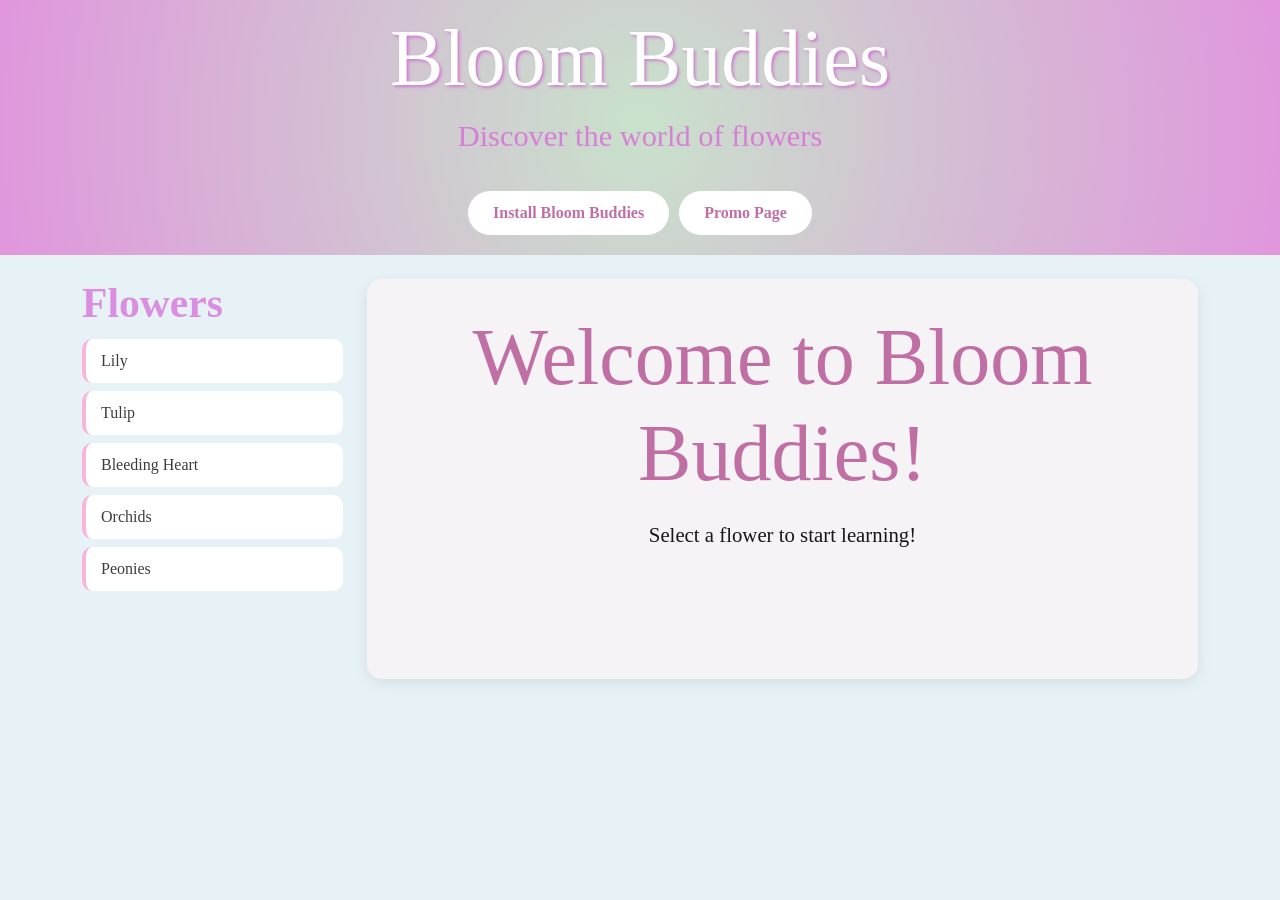
<file: index.html>
<!DOCTYPE html>
<html lang="en">
<head>
    <meta charset="utf-8">
    <meta name="viewport" content="width=device-width, initial-scale=1.0">
    <meta name="theme-color" content="#a8d5a2">
    <title>Bloom Buddies</title>
    <link rel="manifest" href="manifest.json">
    <link rel="stylesheet" href="https://cdn.jsdelivr.net/npm/bootstrap@5.3.0/dist/css/bootstrap.min.css">
    <link rel="stylesheet" href="css/style.css">
</head>
<body>
    <header>
        <h1>Bloom Buddies</h1>
        <p>Discover the world of flowers</p>
        <div class="header-btns">
            <button id="installBtn" class="install-btn">Install Bloom Buddies</button>
            <a href="promo.html" class="promo-link-btn">Promo Page</a>
        </div>
    </header>
    <div class="container my-4">
        <div class="row">
            <div class="col-md-3">
                <h5 class="menu-title">Flowers</h5>
                <ul id="flowerMenu" class="flower-menu"></ul>
            </div>
            <div class="col-md-9">
                <div id="contentArea" class="content-card">
                    <h2>Welcome to Bloom Buddies!</h2>
                    <p>Select a flower to start learning!</p>
                </div>
            </div>
        </div>
    </div>
    <script src="js/app.js"></script>
</body>
</html>
</file>
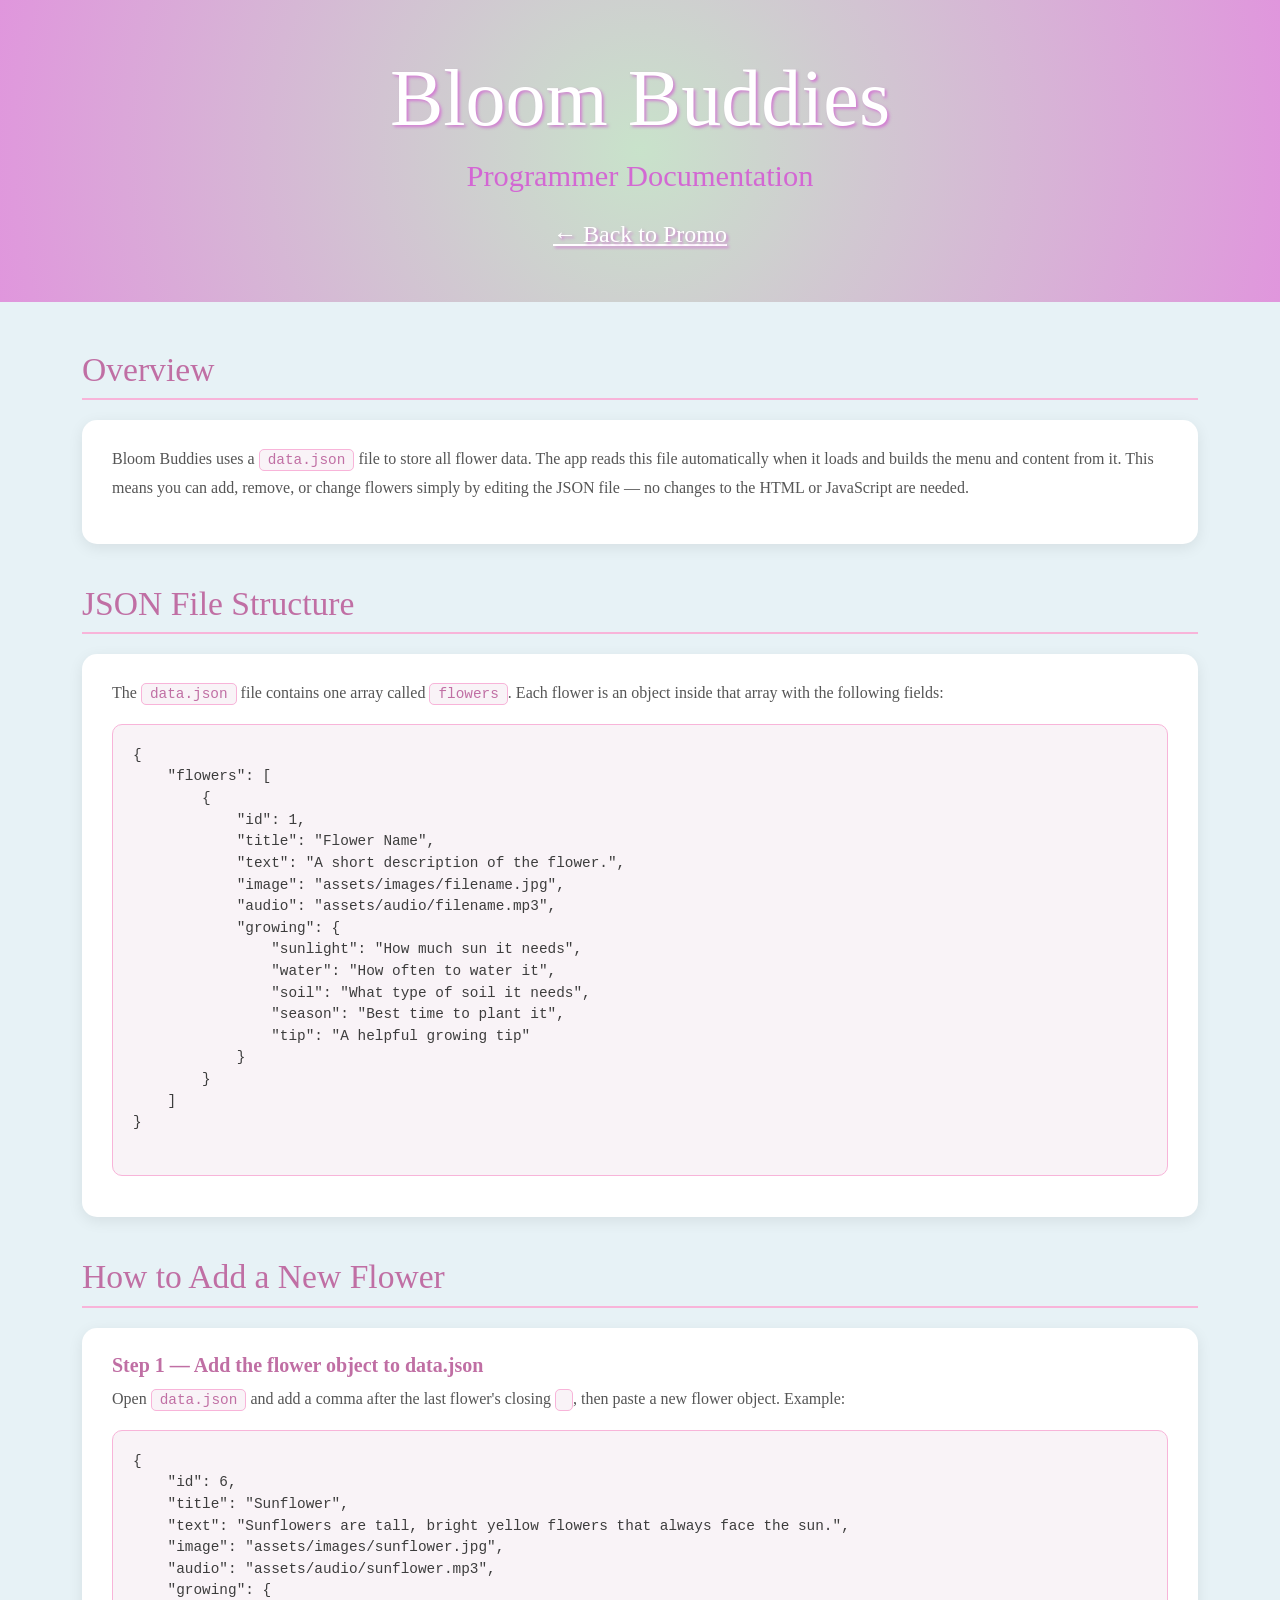
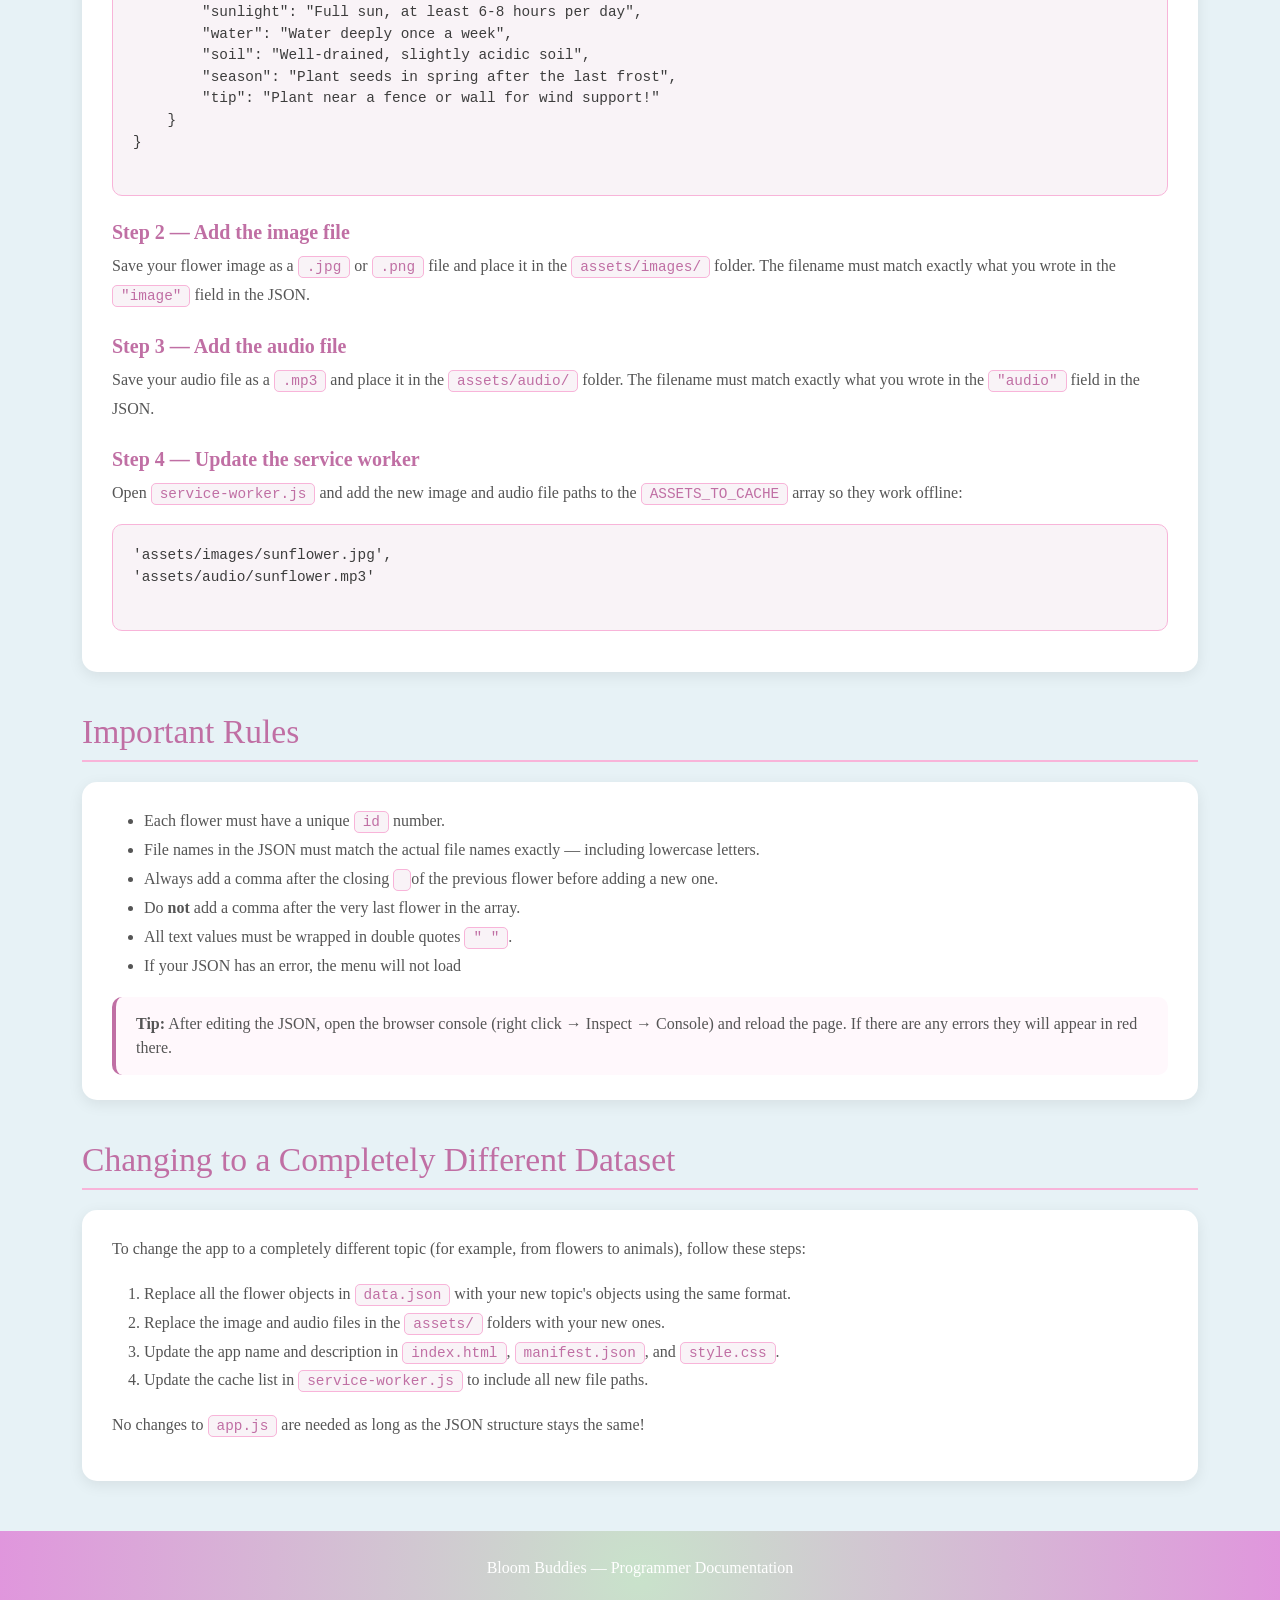
<file: programmer.html>
<!DOCTYPE html>
<html lang="en">

<head>
    <meta charset="UTF-8">
    <meta name="viewport" content="width=device-width, initial-scale=1.0">
    <title>Bloom Buddies — Programmer Documentation</title>
    <link rel="stylesheet" href="https://cdn.jsdelivr.net/npm/bootstrap@5.3.0/dist/css/bootstrap.min.css">
    <link rel="stylesheet" href="css/style.css">
    <style>
        .docs-header {
            background: radial-gradient(circle, rgba(196, 224, 196, 0.867), rgba(223, 136, 217, 0.867));
            text-align: center;
            padding: 50px 20px;
        }

        .docs-header h1 {
            font-size: 5rem;
            color: white;
            text-shadow: 2px 2px 3px rgba(212, 75, 212, 0.6);
        }

        .docs-header p {
            font-size: 1.9rem;
            color: rgb(212, 75, 212, 0.8);
        }

        .section-title {
            color: #c06fa4;
            font-size: 2.1rem;
            border-bottom: 2px solid #f8b4d9;
            padding-bottom: 8px;
            margin: 40px 0 20px;
        }

        .doc-card {
            background: white;
            border-radius: 15px;
            padding: 25px 30px;
            box-shadow: 0 4px 15px rgba(0, 0, 0, 0.08);
            margin-bottom: 20px;
        }

        .doc-card h5 {
            color: #c06fa4;
            font-weight: bold;
            margin-bottom: 8px;
        }

        .doc-card p,
        .doc-card li {
            font-family: 'Times New Roman', serif;
            color: #555;
            font-size: 1rem;
            line-height: 1.8;
        }

        code {
            background: #f9f3f7;
            border: 1px solid #f8b4d9;
            border-radius: 5px;
            padding: 2px 8px;
            color: #c06fa4;
            font-size: 0.9rem;
        }

        pre {
            background: #f9f3f7;
            border: 1px solid #f8b4d9;
            border-radius: 10px;
            padding: 20px;
            color: #3d3d3d;
            font-size: 0.9rem;
            overflow-x: auto;
        }

        .warning-card {
            background: #fff8fc;
            border-left: 4px solid #c06fa4;
            border-radius: 10px;
            padding: 15px 20px;
            margin-top: 15px;
            color: #555;
        }

        footer {
            background: radial-gradient(circle, rgba(196, 224, 196, 0.867), rgba(223, 136, 217, 0.867));
            text-align: center;
            padding: 25px;
            color: white;
            margin-top: 50px;
        }
    </style>
</head>

<body>

    <div class="docs-header">
        <h1> Bloom Buddies</h1>
        <p>Programmer Documentation</p>
        <a href="promo.html" style="color:white; text-decoration:underline;font-size: 1.5rem;text-shadow: 2px 2px 3px rgba(212, 75, 212, 0.6);">← Back to Promo</a>
    </div>

    <div class="container my-5">

        <h2 class="section-title"> Overview</h2>
        <div class="doc-card">
            <p>Bloom Buddies uses a <code>data.json</code> file to store all flower data. The app reads this file
                automatically when it loads and builds the menu and content from it. This means you can add, remove, or
                change flowers simply by editing the JSON file — no changes to the HTML or JavaScript are needed.</p>
        </div>

        <h2 class="section-title">JSON File Structure</h2>
        <div class="doc-card">
            <p>The <code>data.json</code> file contains one array called <code>flowers</code>. Each flower is an object
                inside that array with the following fields:</p>
            <pre>
{
    "flowers": [
        {
            "id": 1,
            "title": "Flower Name",
            "text": "A short description of the flower.",
            "image": "assets/images/filename.jpg",
            "audio": "assets/audio/filename.mp3",
            "growing": {
                "sunlight": "How much sun it needs",
                "water": "How often to water it",
                "soil": "What type of soil it needs",
                "season": "Best time to plant it",
                "tip": "A helpful growing tip"
            }
        }
    ]
}
            </pre>
        </div>

        <!-- HOW TO ADD -->
        <h2 class="section-title"> How to Add a New Flower</h2>
        <div class="doc-card">
            <h5>Step 1 — Add the flower object to data.json</h5>
            <p>Open <code>data.json</code> and add a comma after the last flower's closing <code></code>, then paste a
                new flower object. Example:</p>
            <pre>
{
    "id": 6,
    "title": "Sunflower",
    "text": "Sunflowers are tall, bright yellow flowers that always face the sun.",
    "image": "assets/images/sunflower.jpg",
    "audio": "assets/audio/sunflower.mp3",
    "growing": {
        "sunlight": "Full sun, at least 6-8 hours per day",
        "water": "Water deeply once a week",
        "soil": "Well-drained, slightly acidic soil",
        "season": "Plant seeds in spring after the last frost",
        "tip": "Plant near a fence or wall for wind support!"
    }
}
            </pre>

            <h5 class="mt-4">Step 2 — Add the image file</h5>
            <p>Save your flower image as a <code>.jpg</code> or <code>.png</code> file and place it in the
                <code>assets/images/</code> folder. The filename must match exactly what you wrote in the
                <code>"image"</code> field in the JSON.</p>

            <h5 class="mt-4">Step 3 — Add the audio file</h5>
            <p>Save your audio file as a <code>.mp3</code> and place it in the <code>assets/audio/</code> folder. The
                filename must match exactly what you wrote in the <code>"audio"</code> field in the JSON.</p>

            <h5 class="mt-4">Step 4 — Update the service worker</h5>
            <p>Open <code>service-worker.js</code> and add the new image and audio file paths to the
                <code>ASSETS_TO_CACHE</code> array so they work offline:</p>
            <pre>
'assets/images/sunflower.jpg',
'assets/audio/sunflower.mp3'
            </pre>
        </div>

        <h2 class="section-title"> Important Rules</h2>
        <div class="doc-card">
            <ul>
                <li>Each flower must have a unique <code>id</code> number.</li>
                <li>File names in the JSON must match the actual file names exactly — including lowercase letters.</li>
                <li>Always add a comma after the closing <code></code> of the previous flower before adding a new one.
                </li>
                <li>Do <strong>not</strong> add a comma after the very last flower in the array.</li>
                <li>All text values must be wrapped in double quotes <code>" "</code>.</li>
                <li>If your JSON has an error, the menu will not load </li>
            </ul>
            <div class="warning-card">
                 <strong>Tip:</strong> After editing the JSON, open the browser console (right click → Inspect →
                Console) and reload the page. If there are any errors they will appear in red there.
            </div>
        </div>

        <h2 class="section-title">Changing to a Completely Different Dataset</h2>
        <div class="doc-card">
            <p>To change the app to a completely different topic (for example, from flowers to animals), follow these
                steps:</p>
            <ol>
                <li>Replace all the flower objects in <code>data.json</code> with your new topic's objects using the
                    same format.</li>
                <li>Replace the image and audio files in the <code>assets/</code> folders with your new ones.</li>
                <li>Update the app name and description in <code>index.html</code>, <code>manifest.json</code>, and
                    <code>style.css</code>.</li>
                <li>Update the cache list in <code>service-worker.js</code> to include all new file paths.</li>
            </ol>
            <p>No changes to <code>app.js</code> are needed as long as the JSON structure stays the same!</p>
        </div>

    </div>

    <footer>
        <p> Bloom Buddies — Programmer Documentation</p>
    </footer>

</body>

</html>
</file>
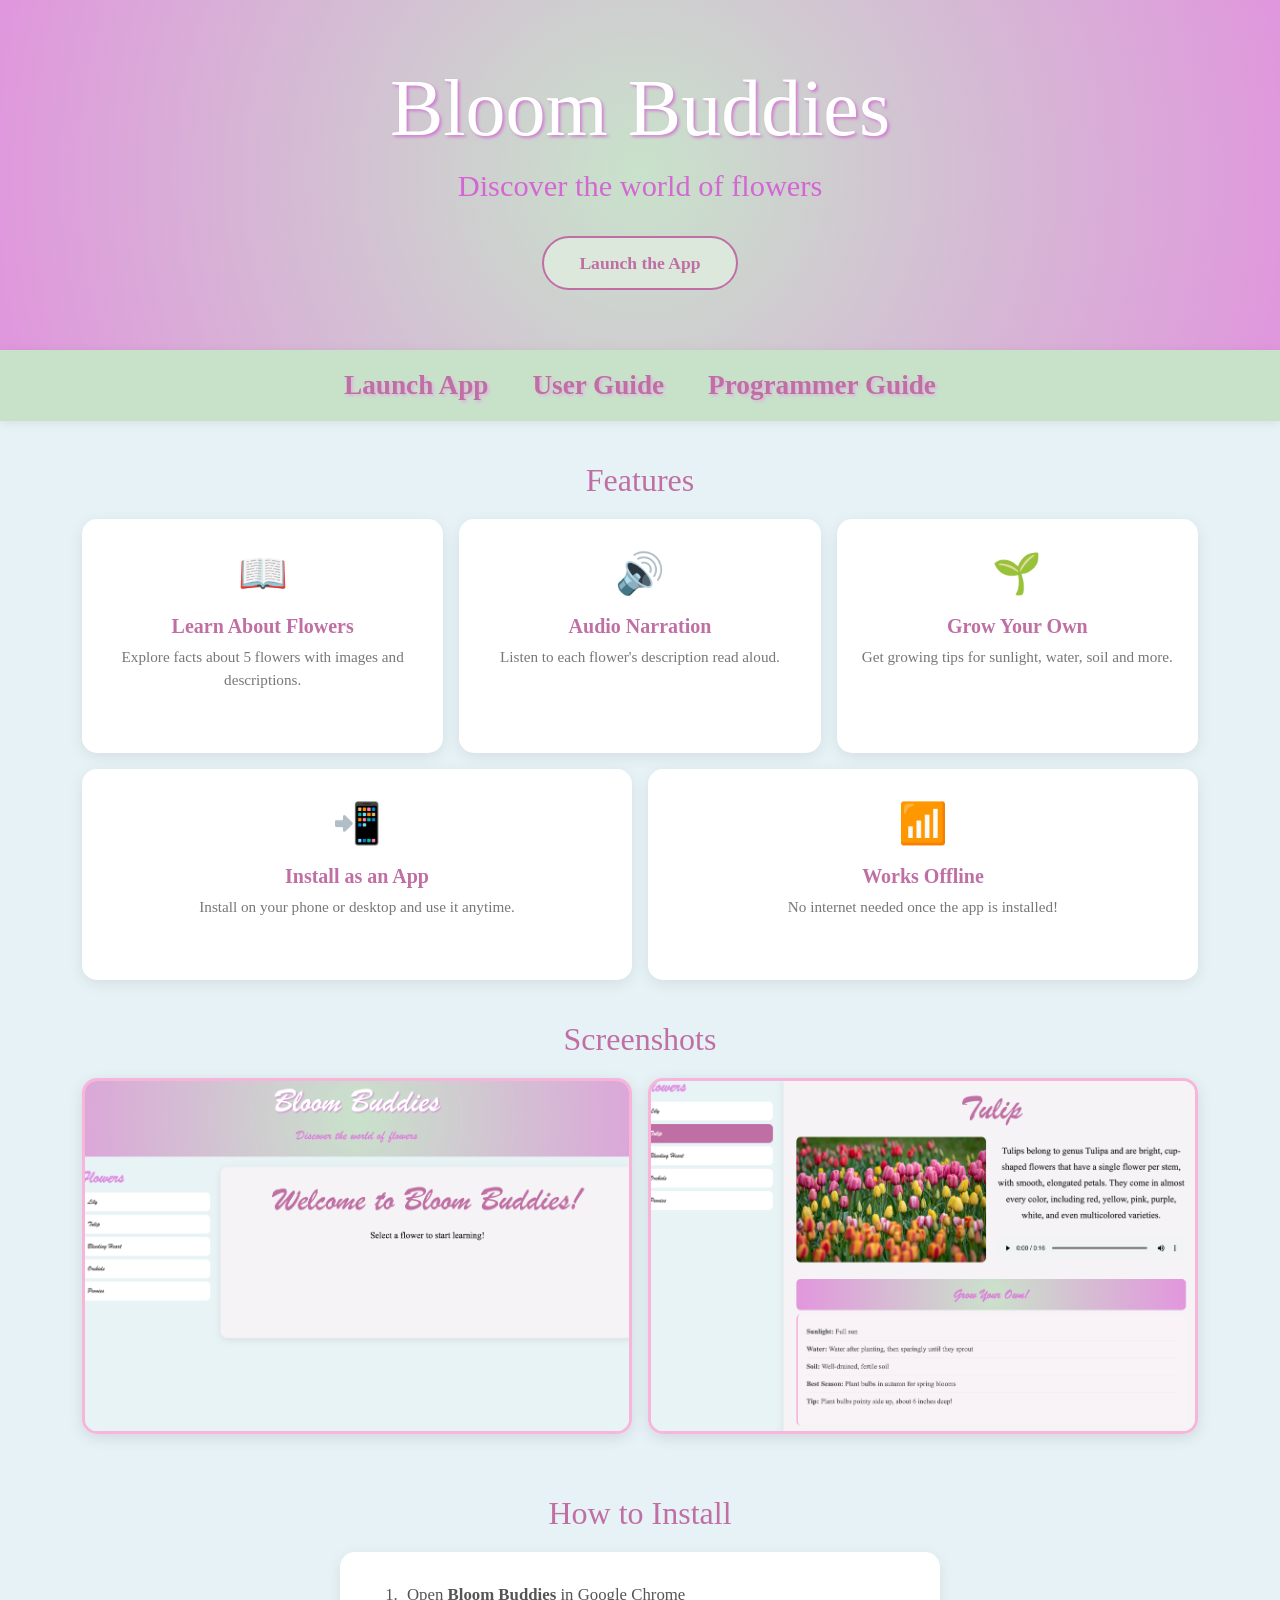
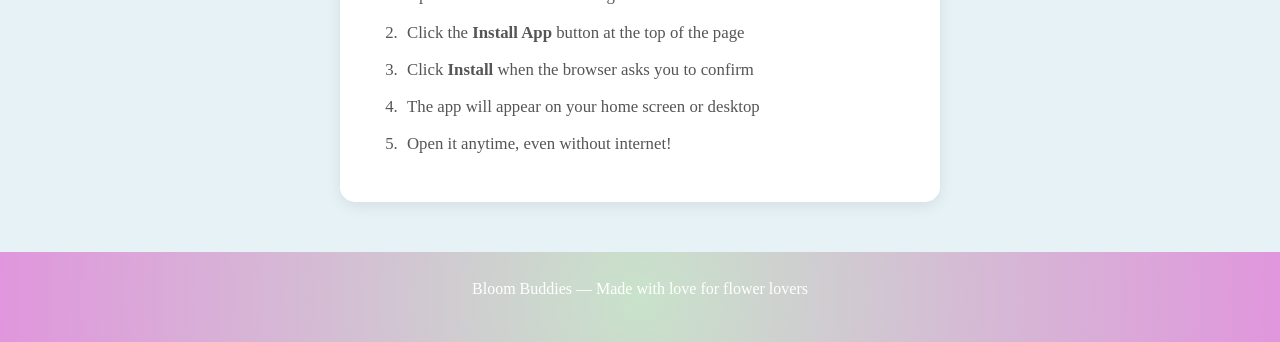
<file: promo.html>
<!DOCTYPE html>
<html lang="en">

<head>
    <meta charset="UTF-8">
    <meta name="viewport" content="width=device-width, initial-scale=1.0">
    <title>Bloom Buddies — Promo Page</title>
    <link rel="stylesheet" href="https://cdn.jsdelivr.net/npm/bootstrap@5.3.0/dist/css/bootstrap.min.css">
    <link rel="stylesheet" href="css/style.css">
    <style>
        .promo-header {
            background: radial-gradient(circle, rgba(196, 224, 196, 0.867), rgba(223, 136, 217, 0.867));
            text-align: center;
            padding: 60px 20px;
        }

        .promo-header h1 {
            font-size: 5rem;
            color: white;
            text-shadow: 2px 2px 3px rgba(212, 75, 212, 0.6);
        }

        .promo-header p {
            font-size: 1.9rem;
            color: rgb(212, 75, 212, 0.8);
        }

        .promo-header a {
            display: inline-block;
            margin-top: 10px;
            padding: 12px 35px;
            background: rgb(220, 232, 220);
            color: #c06fa4;
            border-radius: 30px;
            border: 2px solid #c06fa4;
            border-color: #c06fa4;
            font-size: 1.1rem;
            font-weight: bold;
            text-decoration: none;
        }

        .promo-header a:hover {
            background: #c06fa4;
            color: white;
        }

        .section-title {
            color: #c06fa4;
            font-size: 2rem;
            text-align: center;
            margin: 40px 0 20px;
        }

        .feature-card {
            background: white;
            border-radius: 15px;
            padding: 25px;
            text-align: center;
            box-shadow: 0 4px 15px rgba(0, 0, 0, 0.08);
            margin-bottom: 20px;
            height: 100%;
        }

        .feature-card .icon {
            font-size: 2.5rem;
            margin-bottom: 10px;
        }

        .feature-card h5 {
            color: #c06fa4;
            font-weight: bold;
            margin-bottom: 8px;
        }

        .feature-card p {
            font-family: 'Times New Roman', serif;
            color: #777;
            font-size: 0.95rem;
        }

        .screenshot-frame {
            border-radius: 15px;
            overflow: hidden;
            box-shadow: 0 4px 15px rgba(0, 0, 0, 0.1);
            border: 3px solid #f8b4d9;
            margin-bottom: 20px;
        }

        .screenshot-frame img {
            width: 100%;
            height: 350px;
            object-fit:cover;
            display: block;
        }

        .install-card {
            background: white;
            border-radius: 15px;
            padding: 30px;
            box-shadow: 0 4px 15px rgba(0, 0, 0, 0.08);
            max-width: 600px;
            margin: 0 auto;
        }

        .install-card ol li {
            font-family: 'Times New Roman', serif;
            font-size: 1.05rem;
            color: #555;
            margin-bottom: 12px;
            padding-left: 5px;
        }

        footer {
            background: radial-gradient(circle, rgba(196, 224, 196, 0.867), rgba(223, 136, 217, 0.867));
            text-align: center;
            padding: 25px;
            color: white;
            margin-top: 50px;
        }
    </style>
</head>

<body>


    <div class="promo-header">
        <h1>Bloom Buddies</h1>
        <p>Discover the world of flowers</p>
        <a href="index.html"> Launch the App</a>
    </div>
<nav style="background: rgba(196, 224, 196, 0.867); padding: 15px; text-align: center; box-shadow: 0 2px 10px rgba(0,0,0,0.08);">
    <a href="index.html"
        style="color: #c06fa4; text-decoration: none; font-weight: bold; margin: 0 20px; font-size: 1.7rem;text-shadow: 2px 2px 3px rgba(235, 150, 235, 0.6);">Launch
        App</a>
    <a href="user.html"
        style="color: #c06fa4; text-decoration: none; font-weight: bold; margin: 0 20px; font-size: 1.7rem;text-shadow: 2px 2px 3px rgba(235, 150, 235, 0.6);">User
        Guide</a>
    <a href="programmer.html"
        style="color: #c06fa4; text-decoration: none; font-weight: bold; margin: 0 20px; font-size: 1.7rem;text-shadow: 2px 2px 3px rgba(235, 150, 235, 0.6);">
        Programmer Guide</a>
</nav>
    <div class="container">

        <h2 class="section-title"> Features</h2>
        <div class="row g-3 mb-4">
            <div class="col-md-4">
                <div class="feature-card">
                    <div class="icon">📖</div>
                    <h5>Learn About Flowers</h5>
                    <p>Explore facts about 5 flowers with images and descriptions.</p>
                </div>
            </div>
            <div class="col-md-4">
                <div class="feature-card">
                    <div class="icon">🔊</div>
                    <h5>Audio Narration</h5>
                    <p>Listen to each flower's description read aloud.</p>
                </div>
            </div>
            <div class="col-md-4">
                <div class="feature-card">
                    <div class="icon">🌱</div>
                    <h5>Grow Your Own</h5>
                    <p>Get growing tips for sunlight, water, soil and more.</p>
                </div>
            </div>
            <div class="col-md-6">
                <div class="feature-card">
                    <div class="icon">📲</div>
                    <h5>Install as an App</h5>
                    <p>Install on your phone or desktop and use it anytime.</p>
                </div>
            </div>
            <div class="col-md-6">
                <div class="feature-card">
                    <div class="icon">📶</div>
                    <h5>Works Offline</h5>
                    <p>No internet needed once the app is installed!</p>
                </div>
            </div>
        </div>

        <h2 class="section-title"> Screenshots</h2>
        <div class="row g-3 mb-4">
            <div class="col-md-6">
                <div class="screenshot-frame">
                    <img src="assets/images/ss1.png" alt="Screenshot 1">
                </div>
            </div>
            <div class="col-md-6">
                <div class="screenshot-frame">
                    <img src="assets/images/ss2.png" alt="Screenshot 2">
                </div>
            </div>
        </div>
        <h2 class="section-title">How to Install</h2>
        <div class="install-card mb-5">
            <ol>
                <li>Open <strong>Bloom Buddies</strong> in Google Chrome</li>
                <li>Click the <strong> Install App</strong> button at the top of the page</li>
                <li>Click <strong>Install</strong> when the browser asks you to confirm</li>
                <li>The app will appear on your home screen or desktop</li>
                <li>Open it anytime, even without internet! </li>
            </ol>
        </div>

    </div>
    <footer>
        <p>Bloom Buddies — Made with love for flower lovers</p>
    </footer>

</body>

</html>
</file>
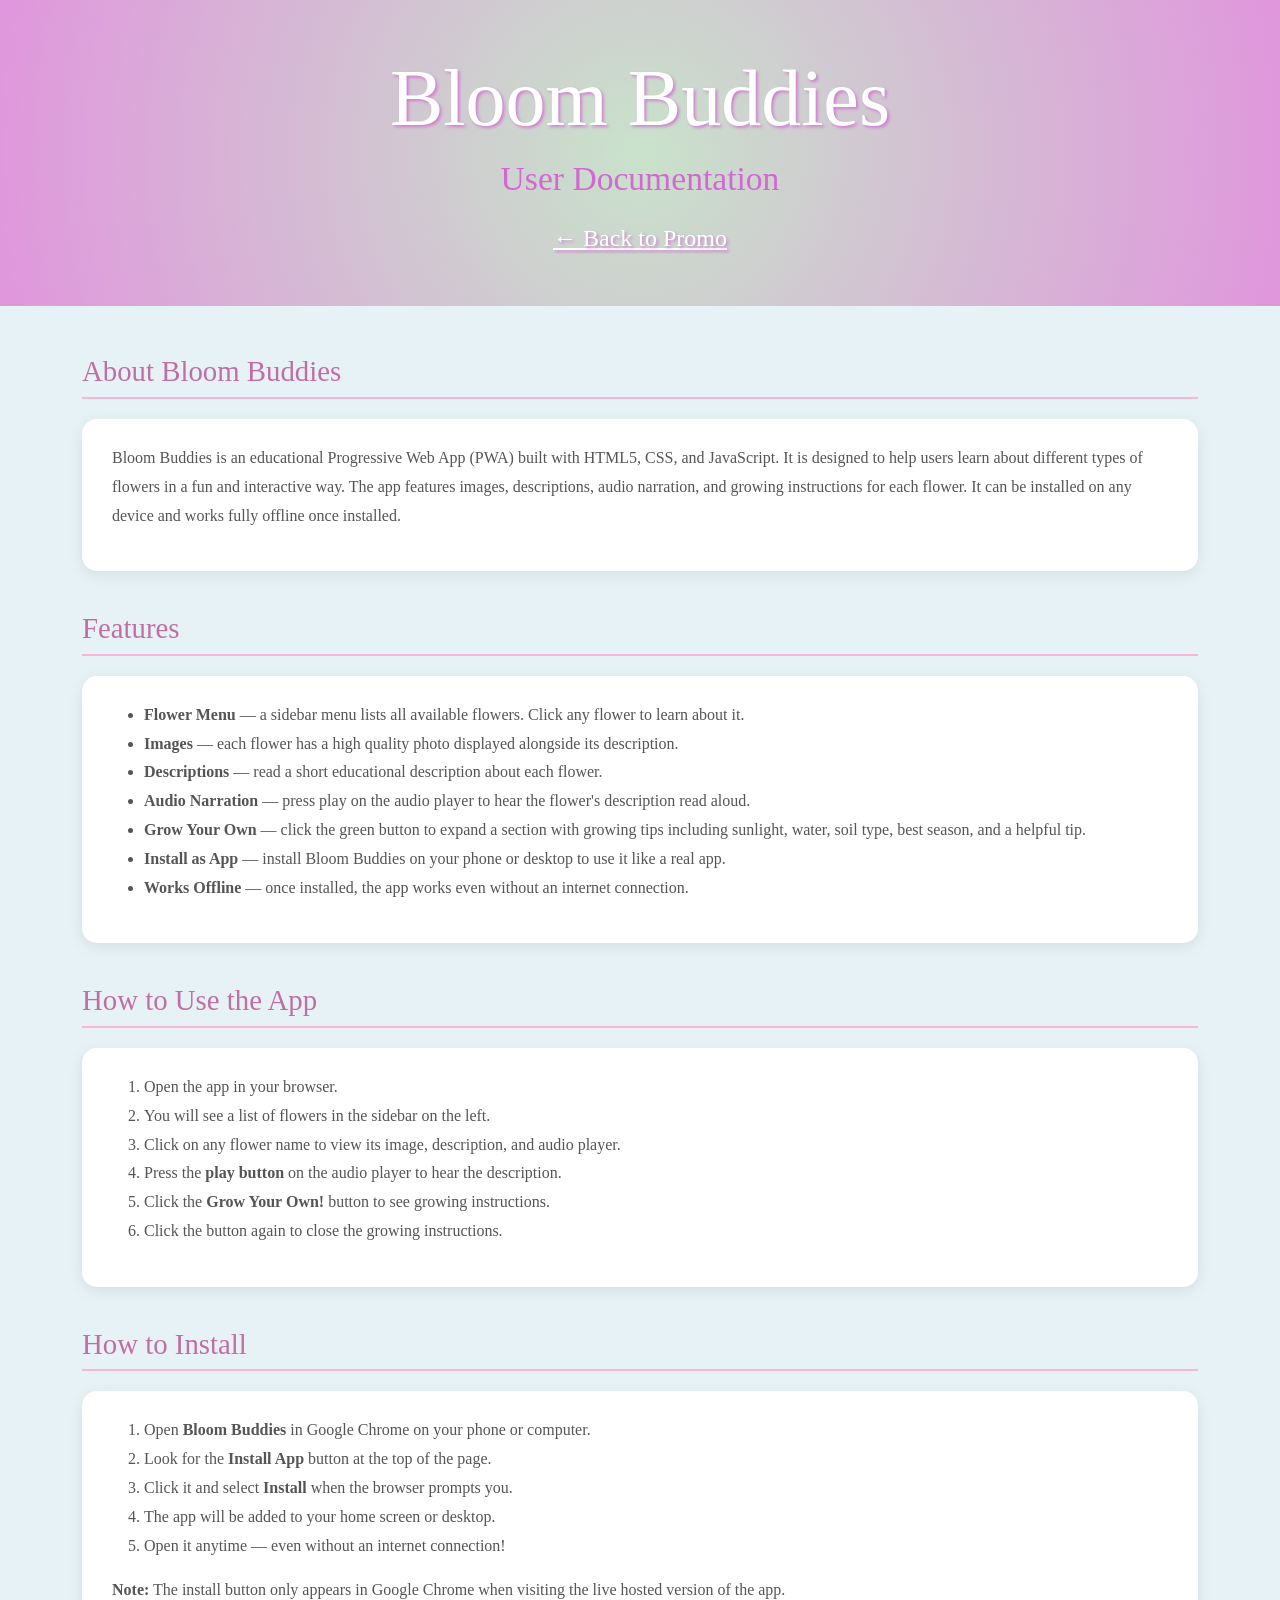
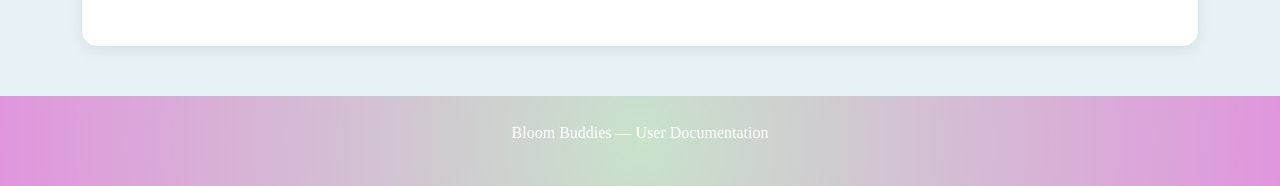
<file: user.html>
<!DOCTYPE html>
<html lang="en">

<head>
    <meta charset="UTF-8">
    <meta name="viewport" content="width=device-width, initial-scale=1.0">
    <title>Bloom Buddies — User Documentation</title>
    <link rel="stylesheet" href="https://cdn.jsdelivr.net/npm/bootstrap@5.3.0/dist/css/bootstrap.min.css">
    <link rel="stylesheet" href="css/style.css">
    <style>
        .docs-header {
            background: radial-gradient(circle, rgba(196, 224, 196, 0.867), rgba(223, 136, 217, 0.867));
            text-align: center;
            padding: 50px 20px;
        }

        .docs-header h1 {
            font-size: 5rem;
            color: white;
            text-shadow: 2px 2px 3px rgba(212, 75, 212, 0.6);
        }

        .docs-header p {
            font-size: 2.1rem;
            color: rgb(212, 75, 212, 0.8);
        }

        .section-title {
            color: #c06fa4;
            font-size: 1.8rem;
            border-bottom: 2px solid #f8b4d9;
            padding-bottom: 8px;
            margin: 40px 0 20px;
        }

        .doc-card {
            background: white;
            border-radius: 15px;
            padding: 25px 30px;
            box-shadow: 0 4px 15px rgba(0, 0, 0, 0.08);
            margin-bottom: 20px;
        }

        .doc-card h5 {
            color: #c06fa4;
            font-weight: bold;
            margin-bottom: 8px;
        }

        .doc-card p,
        .doc-card li {
            font-family: 'Times New Roman', serif;
            color: #555;
            font-size: 1rem;
            line-height: 1.8;
        }

        footer {
            background: radial-gradient(circle, rgba(196, 224, 196, 0.867), rgba(223, 136, 217, 0.867));
            text-align: center;
            padding: 25px;
            color: white;
            margin-top: 50px;
        }
    </style>
</head>

<body>

        <div class="docs-header">
        <h1>Bloom Buddies</h1>
        <p>User Documentation</p>
        <a href="promo.html" style="color:white; text-decoration:underline;font-size: 1.5rem;text-shadow: 2px 2px 3px rgba(212, 75, 212, 0.6);">← Back to Promo</a>
    </div>

    <div class="container my-5">

        <h2 class="section-title">About Bloom Buddies</h2>
        <div class="doc-card">
            <p>Bloom Buddies is an educational Progressive Web App (PWA) built with HTML5, CSS, and JavaScript. It is
                designed to help users learn about different types of flowers in a fun and interactive way. The app
                features images, descriptions, audio narration, and growing instructions for each flower. It can be
                installed on any device and works fully offline once installed.</p>
        </div>

        <h2 class="section-title"> Features</h2>
        <div class="doc-card">
            <ul>
                <li><strong>Flower Menu</strong> — a sidebar menu lists all available flowers. Click any flower to learn
                    about it.</li>
                <li><strong>Images</strong> — each flower has a high quality photo displayed alongside its description.
                </li>
                <li><strong>Descriptions</strong> — read a short educational description about each flower.</li>
                <li><strong>Audio Narration</strong> — press play on the audio player to hear the flower's description
                    read aloud.</li>
                <li><strong>Grow Your Own</strong> — click the green button to expand a section with growing tips
                    including sunlight, water, soil type, best season, and a helpful tip.</li>
                <li><strong>Install as App</strong> — install Bloom Buddies on your phone or desktop to use it like a
                    real app.</li>
                <li><strong>Works Offline</strong> — once installed, the app works even without an internet connection.
                </li>
            </ul>
        </div>

        <h2 class="section-title">How to Use the App</h2>
        <div class="doc-card">
            <ol>
                <li>Open the app in your browser.</li>
                <li>You will see a list of flowers in the sidebar on the left.</li>
                <li>Click on any flower name to view its image, description, and audio player.</li>
                <li>Press the <strong>play button</strong> on the audio player to hear the description.</li>
                <li>Click the <strong> Grow Your Own!</strong> button to see growing instructions.</li>
                <li>Click the button again to close the growing instructions.</li>
            </ol>
        </div>

        <h2 class="section-title">How to Install</h2>
        <div class="doc-card">
            <ol>
                <li>Open <strong>Bloom Buddies</strong> in Google Chrome on your phone or computer.</li>
                <li>Look for the <strong> Install App</strong> button at the top of the page.</li>
                <li>Click it and select <strong>Install</strong> when the browser prompts you.</li>
                <li>The app will be added to your home screen or desktop.</li>
                <li>Open it anytime — even without an internet connection! </li>
            </ol>
            <p class="mt-3"><strong>Note:</strong> The install button only appears in Google Chrome when visiting the
                live hosted version of the app.</p>
        </div>

    </div>

    <footer>
        <p> Bloom Buddies — User Documentation</p>
    </footer>

</body>

</html>
</file>
<file: css/style.css>
*{
    margin: 0;
    padding: 0;
    box-sizing: border-box;
}
body{
    font-family: 'Brush Script MT', serif;
    background-color: rgba(228, 241, 245, 0.867);
    color: #3d3d3d;
}
header{
    background: radial-gradient(circle,rgba(196, 224, 196, 0.867),rgba(223, 136, 217, 0.867));
    text-align: center;
    padding: 10px 20px;
}
header h1{
    font-size: 5rem;
    color:rgb(255, 255, 255);
    text-shadow: 2px 2px 3px rgba(212, 75, 212, 0.6);
}
header p{
    font-size: 1.9rem;
    color: rgb(212,75,212,0.6);
    text-shadow: 2px 2px 3px rgba(227, 201, 227, 0.6);
}
.header-btns {
    display: flex;
    gap: 10px;
    justify-content: center;
    flex-wrap: wrap;
    margin-top: 10px;
    padding-bottom: 10px;
}
.install-btn {
    margin-top: 15px;
    padding: 10px 25px;
    background: white;
    color: #c06fa4;
    border: none;
    border-radius: 25px;
    font-size: 1rem;
    cursor: pointer;
    font-weight: bold;
}
.install-btn:hover {
    background: #c06fa4;
    color: white;
}
.promo-link-btn {
    margin-top: 15px;
    display: inline-block;
    padding: 10px 25px;
    background: white;
    color: #c06fa4;
    border: none;
    border-radius: 25px;
    font-size: 1rem;
    font-family: 'Brush Script MT', serif;
    font-weight: bold;
    text-decoration: none;
    transition: all 0.2s ease;
    cursor: pointer;
}

.promo-link-btn:hover {
    background: #c06fa4;
    color: white;
}
.menu-title {
    font-size: 2.6rem;
    font-weight: bold;
    margin-bottom: 10px;
    color: rgb(212, 75, 212, 0.6);
}

.flower-menu {
    list-style: none;
    padding: 0;
}

.flower-menu li {
    padding: 10px 15px;
    margin-bottom: 8px;
    background: white;
    border-radius: 10px;
    cursor: pointer;
    border-left: 4px solid #f8b4d9;
    transition: all 0.2s ease;
}

.flower-menu li:hover {
    background: #d4a8c0;
    color: white;
    border-left-color: rgb(212,75,212,0.6);
}

.flower-menu li.active {
    background: #c06fa4;
    color: white;
    border-left-color: #a0527f;
}
.content-card {
    background: rgb(245, 243, 245);
    border-radius: 15px;
    padding: 30px;
    box-shadow: 0 4px 15px rgba(8, 0, 0, 0.08);
    min-height: 400px;
}

.content-card h2 {
    text-align: center;
    font-size: 5rem;
    color: #c06fa4;
    margin-bottom: 15px;
}

.content-card img {
    width: 100%;
    max-height: 500px;
    object-fit: cover;
    border-radius: 10px;
    margin-bottom: 15px;
}

.content-card p {
    font-family: 'Times New Roman', serif;
    text-align: center;
    font-size: 1.3rem;
    line-height: 1.8;
    color: #181717;
}
audio {
    width: 100%;
    margin-top: 15px;
}
.grow-section {
    margin-top: 20px;
}
.grow-btn {
    width: 100%;
    padding: 12px;
    background: radial-gradient(circle, rgba(196, 224, 196, 0.867), rgba(223, 136, 217, 0.867));
    color: rgb(212, 75, 212, 0.6);
    text-shadow: 2px 2px 3px rgba(227, 201, 227, 0.6);
    border: none;
    border-radius: 10px;
    font-size: 2rem;
    font-family: 'Brush Script MT', serif;
    cursor: pointer;
    font-weight: bold;
    transition: all 0.2s ease;
}

.grow-btn:hover {
    opacity: 0.85;
}

.grow-content {
    font-family: 'Times New Roman', serif;
    background: #f9f3f7;
    border-radius: 10px;
    padding: 20px;
    margin-top: 10px;
    border-left: 4px solid #f8b4d9;
}

.grow-content ul {
    list-style: none;
    padding: 0;
}

.grow-content ul li {
    padding: 8px 0;
    font-size: 1rem;
    color: #555;
    border-bottom: 1px solid #f0e0ec;
}

.grow-content ul li:last-child {
    border-bottom: none;
}
</file>
